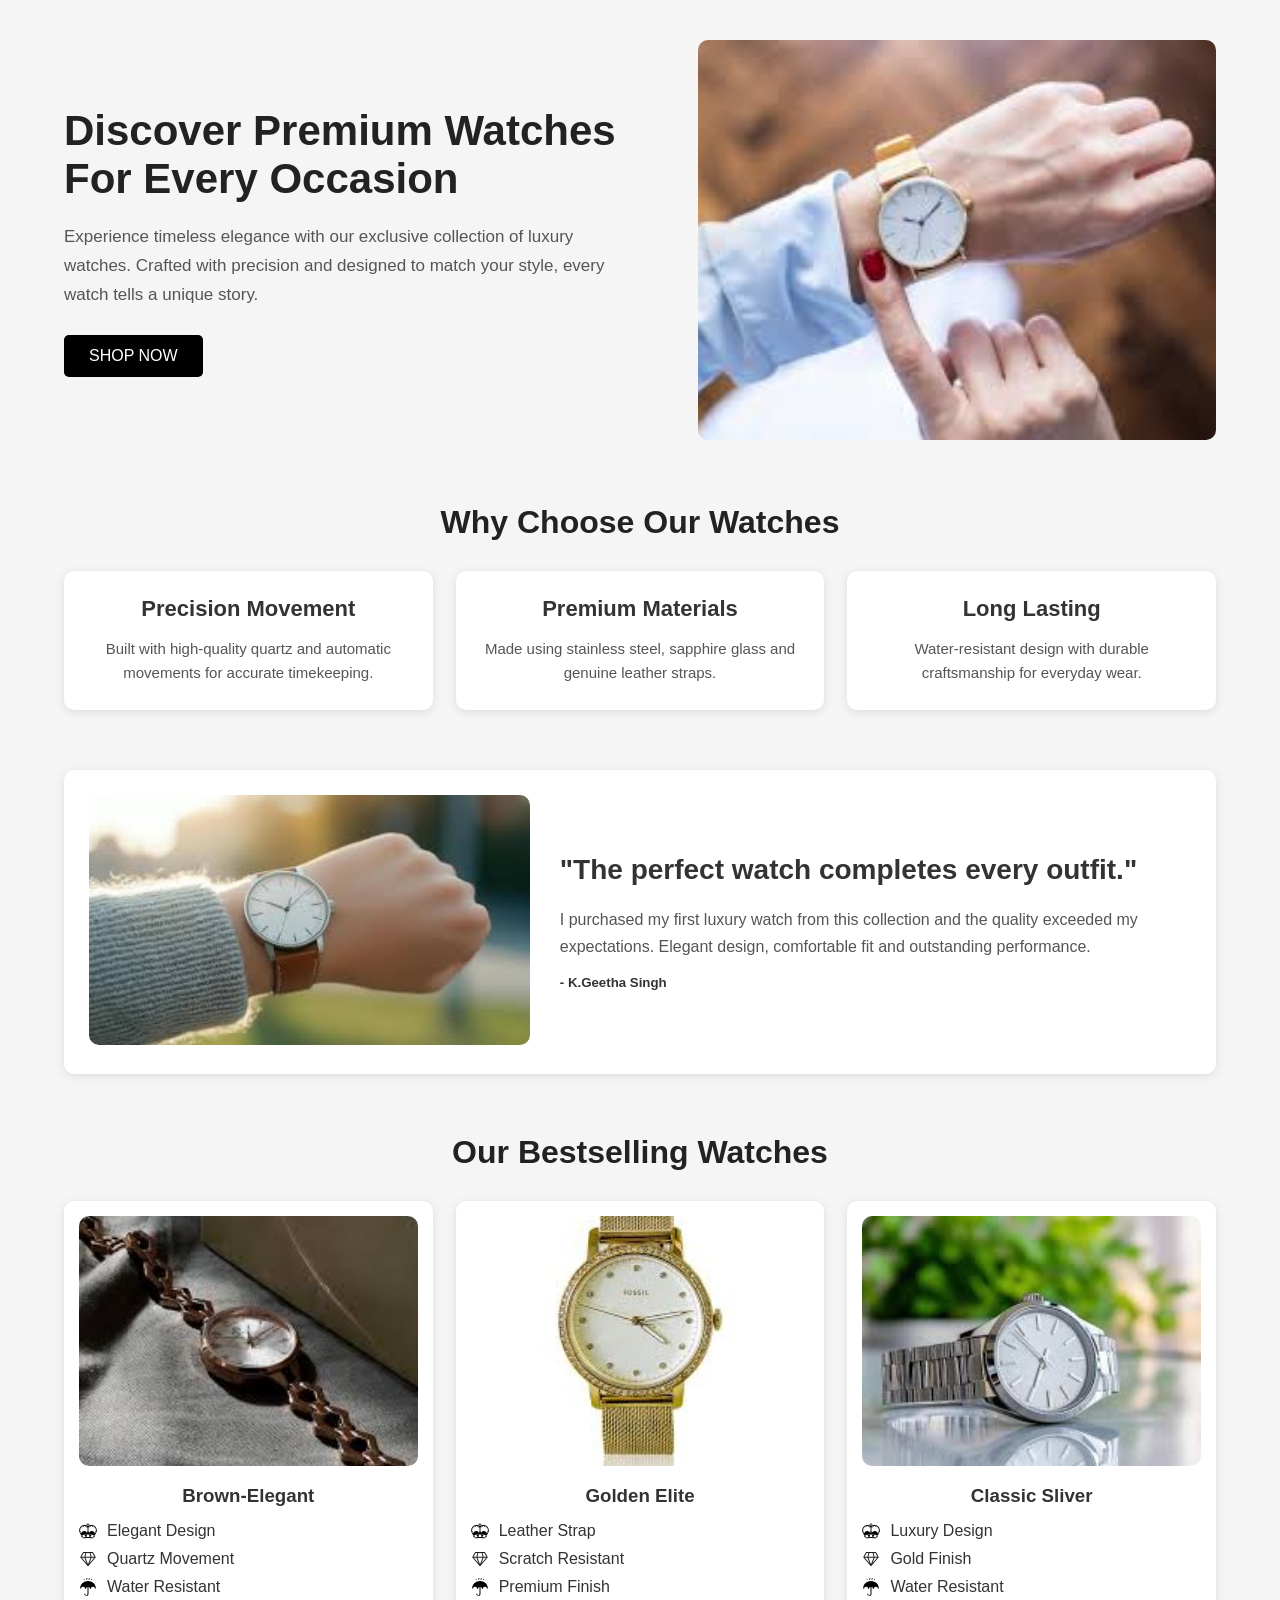
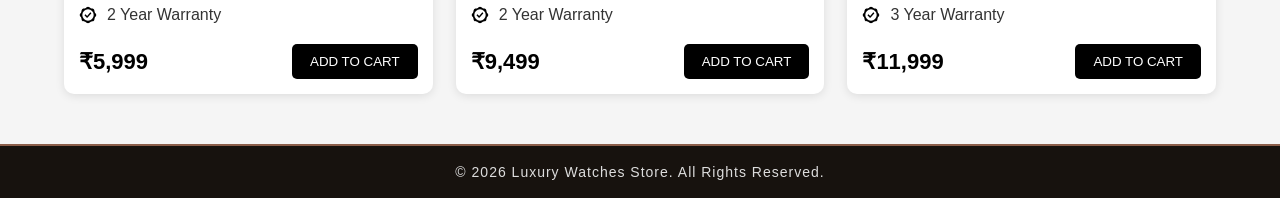
<file: index.html>
<!DOCTYPE html>
    <html lang="en">
    <head>
    <meta charset="UTF-8">
    <meta name="viewport" content="width=device-width, initial-scale=1.0">
    <title>Luxury Watches Store</title>
    <link rel="stylesheet" href="style.css">
    </head>
    <body>
    <div class="container">
    <div class="watch-Image">
    <div class="left-side">
    <h1>Discover Premium Watches For Every Occasion</h1>
    <p>Experience timeless elegance with our exclusive collection of luxury watches. Crafted with precision and designed to match your style, every watch tells a unique story.</p>
    <button>SHOP NOW</button>
    </div>
    <div class="right-side">
    <img src="Project-1/watch-7.jpg" alt="Luxury Watch">
    </div>
    </div>
    <h2>Why Choose Our Watches</h2>
    <div class="features">
        <div class="box">
        <h4>Precision Movement</h4>
        <p>Built with high-quality quartz and automatic movements for accurate timekeeping.</p>
        </div>
        <div class="box">
        <h4>Premium Materials</h4>
        <p>Made using stainless steel, sapphire glass and genuine leather straps.</p>
        </div>
        <div class="box">
        <h4>Long Lasting</h4>
        <p>Water-resistant design with durable craftsmanship for everyday wear.</p>
        </div>
    </div>
        <div class="product">
        <div class="product-img">
        <img src="Project-1/watch-3.jpg" alt="Luxury Watch">
        </div>
        <div class="text">
        <h3>"The perfect watch completes every outfit."</h3>
        <p>I purchased my first luxury watch from this collection and the quality exceeded my expectations. Elegant design, comfortable fit and outstanding performance.</p>
        <h5>- K.Geetha Singh</h5>
        </div>
        </div>
        <h2>Our Bestselling Watches</h2>
        <div class="cards">
        <div class="card">
        <img src="Project-1/watch-4.jpg" alt="Classic Silver">
        <h3>Brown-Elegant</h3>
        <ul>
        <li><img src="Project-1/image-1.svg" alt="">Elegant Design</li>
        <li><img src="Project-1/image-4.svg" alt="">Quartz Movement</li>
        <li><img src="Project-1/image-2.svg" alt="">Water Resistant</li>
        <li><img src="Project-1/image-3.svg" alt="">2 Year Warranty</li>
        </ul>
        <div class="price">
        <h4>₹5,999</h4>
        <button>ADD TO CART</button>
        </div>
        </div>
        <div class="card">
        <img src="Project-1/watch-5.jpg" alt="Royal Black">
        <h3>Golden Elite </h3>
        <ul>
        <li><img src="Project-1/image-1.svg" alt="">Leather Strap</li>
        <li><img src="Project-1/image-4.svg" alt="">Scratch Resistant</li>
        <li><img src="Project-1/image-2.svg" alt="">Premium Finish</li>
        <li><img src="Project-1/image-3.svg" alt="">2 Year Warranty</li>
        </ul>
        <div class="price">
        <h4>₹9,499</h4>
        <button>ADD TO CART</button>
        </div>
        </div>
        <div class="card">
        <img src="Project-1/watch-6.jpg" alt="">
        <h3>Classic Sliver</h3>
        <ul>
        <li><img src="Project-1/image-1.svg" alt="">Luxury Design</li>
        <li><img src="Project-1/image-4.svg" alt="">Gold Finish</li>
        <li><img src="Project-1/image-2.svg" alt="">Water Resistant</li>
        <li><img src="Project-1/image-3.svg" alt="">3 Year Warranty</li>
        </ul>
        <div class="price">
        <h4>₹11,999</h4>
        <button>ADD TO CART</button>
        </div>
        </div>
        </div>
        </div>
        <footer>
       <p>© 2026 Luxury Watches Store. All Rights Reserved.</p>
     </footer>
        </body>
        </html>
</file>
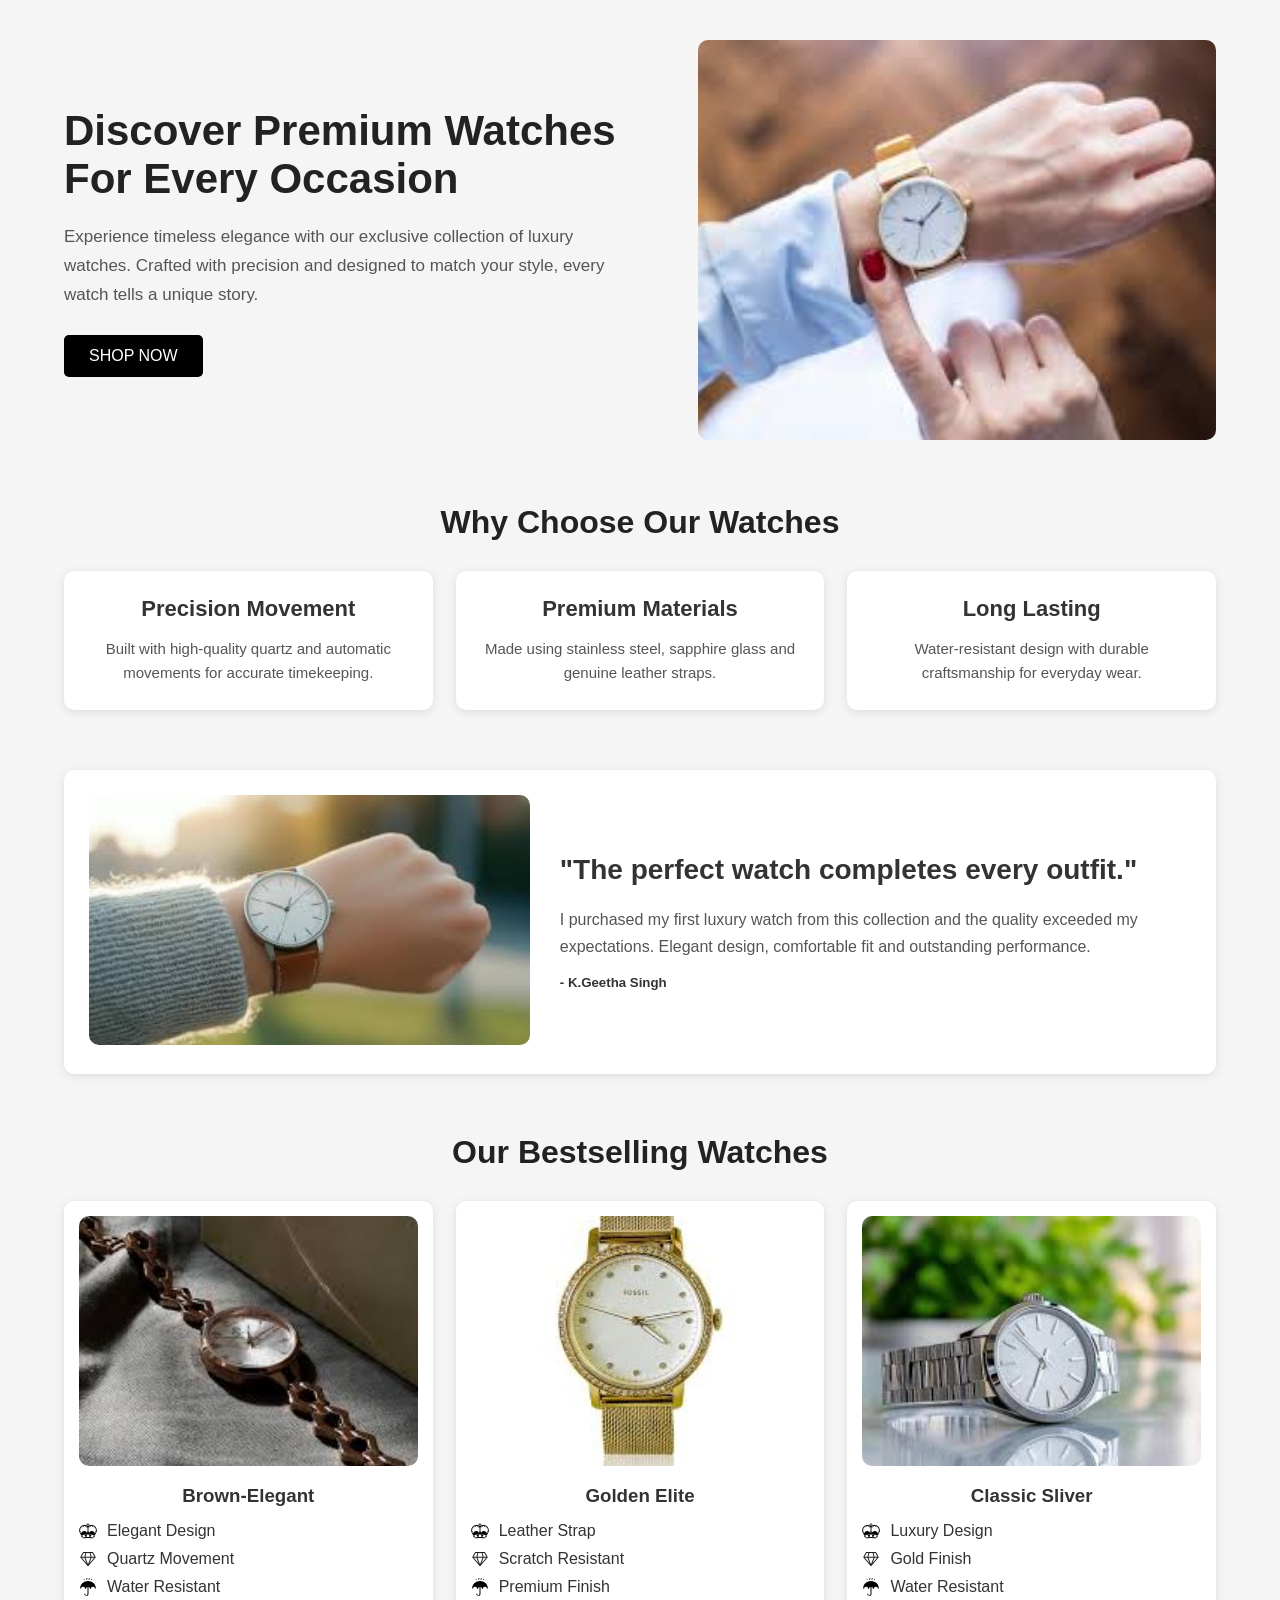
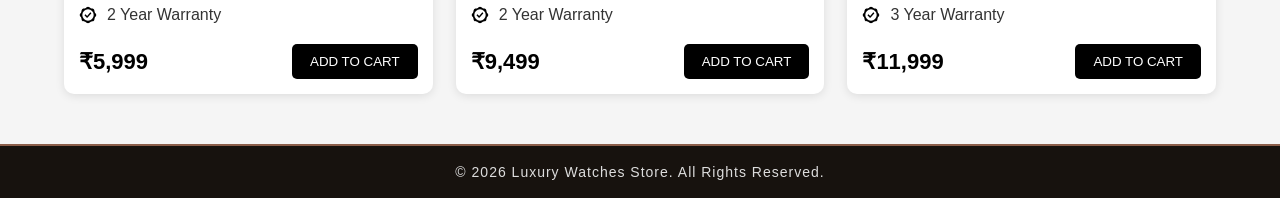
<file: Project.html>
<!DOCTYPE html>
    <html lang="en">
    <head>
    <meta charset="UTF-8">
    <meta name="viewport" content="width=device-width, initial-scale=1.0">
    <title>Luxury Watches Store</title>
    <link rel="stylesheet" href="Project.css">
    </head>
    <body>
    <div class="container">
    <div class="watch-Image">
    <div class="left-side">
    <h1>Discover Premium Watches For Every Occasion</h1>
    <p>Experience timeless elegance with our exclusive collection of luxury watches. Crafted with precision and designed to match your style, every watch tells a unique story.</p>
    <button>SHOP NOW</button>
    </div>
    <div class="right-side">
    <img src="Project-1/watch-7.jpg" alt="Luxury Watch">
    </div>
    </div>
    <h2>Why Choose Our Watches</h2>
    <div class="features">
        <div class="box">
        <h4>Precision Movement</h4>
        <p>Built with high-quality quartz and automatic movements for accurate timekeeping.</p>
        </div>
        <div class="box">
        <h4>Premium Materials</h4>
        <p>Made using stainless steel, sapphire glass and genuine leather straps.</p>
        </div>
        <div class="box">
        <h4>Long Lasting</h4>
        <p>Water-resistant design with durable craftsmanship for everyday wear.</p>
        </div>
    </div>
        <div class="product">
        <div class="product-img">
        <img src="Project-1/watch-3.jpg" alt="Luxury Watch">
        </div>
        <div class="text">
        <h3>"The perfect watch completes every outfit."</h3>
        <p>I purchased my first luxury watch from this collection and the quality exceeded my expectations. Elegant design, comfortable fit and outstanding performance.</p>
        <h5>- K.Geetha Singh</h5>
        </div>
        </div>
        <h2>Our Bestselling Watches</h2>
        <div class="cards">
        <div class="card">
        <img src="Project-1/watch-4.jpg" alt="Classic Silver">
        <h3>Brown-Elegant</h3>
        <ul>
        <li><img src="Project-1/image-1.svg" alt="">Elegant Design</li>
        <li><img src="Project-1/image-4.svg" alt="">Quartz Movement</li>
        <li><img src="Project-1/image-2.svg" alt="">Water Resistant</li>
        <li><img src="Project-1/image-3.svg" alt="">2 Year Warranty</li>
        </ul>
        <div class="price">
        <h4>₹5,999</h4>
        <button>ADD TO CART</button>
        </div>
        </div>
        <div class="card">
        <img src="Project-1/watch-5.jpg" alt="Royal Black">
        <h3>Golden Elite </h3>
        <ul>
        <li><img src="Project-1/image-1.svg" alt="">Leather Strap</li>
        <li><img src="Project-1/image-4.svg" alt="">Scratch Resistant</li>
        <li><img src="Project-1/image-2.svg" alt="">Premium Finish</li>
        <li><img src="Project-1/image-3.svg" alt="">2 Year Warranty</li>
        </ul>
        <div class="price">
        <h4>₹9,499</h4>
        <button>ADD TO CART</button>
        </div>
        </div>
        <div class="card">
        <img src="Project-1/watch-6.jpg" alt="">
        <h3>Classic Sliver</h3>
        <ul>
        <li><img src="Project-1/image-1.svg" alt="">Luxury Design</li>
        <li><img src="Project-1/image-4.svg" alt="">Gold Finish</li>
        <li><img src="Project-1/image-2.svg" alt="">Water Resistant</li>
        <li><img src="Project-1/image-3.svg" alt="">3 Year Warranty</li>
        </ul>
        <div class="price">
        <h4>₹11,999</h4>
        <button>ADD TO CART</button>
        </div>
        </div>
        </div>
        </div>
        <footer>
       <p>© 2026 Luxury Watches Store. All Rights Reserved.</p>
     </footer>
        </body>
        </html>
</file>
<file: style.css>
*{
margin:0;
padding:0;
box-sizing:border-box;
font-family:Arial,sans-serif;
}

body{
background:#f5f5f5;
color:#333;
}

.container{
width:90%;
margin:40px auto;
}

.watch-Image{
display:flex;
justify-content:space-between;
align-items:center;
margin-bottom:60px;
}

.left-side{
width:48%;
}

.left-side h1{
font-size:42px;
margin-bottom:20px;
color:#222;
}

.left-side p{
font-size:17px;
line-height:1.7;
margin-bottom:25px;
color:#555;
}

.left-side button{
padding:12px 25px;
background:#000;
color:white;
border:none;
border-radius:5px;
cursor:pointer;
font-size:16px;
}

.left-side button:hover{
background:black;
}

.right-side{
width:45%;
}

.right-side img{
width:100%;
height:400px;
object-fit:cover;
border-radius:10px;
}

h2{
text-align:center;
margin:50px 0 30px;
font-size:32px;
color:#222;
}

.features{
display:flex;
justify-content:space-between;
gap:20px;
margin-bottom:60px;
}

.box{
width:32%;
background:white;
padding:25px;
border-radius:10px;
box-shadow:0 2px 10px rgba(0,0,0,0.1);
text-align:center;
}

.box h4{
margin-bottom:15px;
font-size:22px;
}

.box p{
font-size:15px;
line-height:1.6;
color:#555;
}

.product{
display:flex;
align-items:center;
background:white;
padding:25px;
border-radius:10px;
box-shadow:0 2px 10px rgba(0,0,0,0.1);
margin-bottom:60px;
}

.product-img{
width:40%;
}

.product-img img{
width:100%;
height:250px;
object-fit:cover;
border-radius:10px;
}

.text{
width:60%;
padding-left:30px;
}

.text h3{
margin-bottom:20px;
font-size:28px;
}

.text p{
font-size:16px;
line-height:1.7;
color:#555;
margin-bottom:15px;
}

.cards{
display:flex;
justify-content:space-between;
gap:20px;
margin-bottom:40px;
}

.card{
width:32%;
background:white;
padding:15px;
border-radius:10px;
box-shadow:0 2px 10px rgba(0,0,0,0.1);
}

.card img{
width:100%;
height:250px;
object-fit:cover;
border-radius:10px;
}

.card h3{
margin:15px 0;
text-align:center;
}

.card ul{
padding-left:0;
margin-bottom:20px;
}

.card ul li{
display:flex;
align-items:center;
gap:10px;
margin:10px 0;
}

.card ul li img{
width:18px;
height:18px;
}

.price{
display:flex;
justify-content:space-between;
align-items:center;
margin-top:15px;
}

.price h4{
font-size:22px;
color:#000;
}

.price button{
padding:10px 18px;
background:#000;
color:white;
border:none;
border-radius:5px;
cursor:pointer;
}

.price button:hover{
background:#444;
}
footer{
background:#17120E;
padding:18px 0;
margin-top:50px;
border-top:2px solid #8B5E4A;
}

footer p{
text-align:center;
color:#ddd;
font-size:14px;
letter-spacing:1px;
}

footer p:hover{
color:#D4AF37;
}
button{
background:#8B5E4A;
color:white;
}

button:hover{
background:#6D4C41;
}
.card:hover{
transform:translateY(-8px);
transition:0.3s;
}
</file>
<file: Project.css>
*{
margin:0;
padding:0;
box-sizing:border-box;
font-family:Arial,sans-serif;
}

body{
background:#f5f5f5;
color:#333;
}

.container{
width:90%;
margin:40px auto;
}

.watch-Image{
display:flex;
justify-content:space-between;
align-items:center;
margin-bottom:60px;
}

.left-side{
width:48%;
}

.left-side h1{
font-size:42px;
margin-bottom:20px;
color:#222;
}

.left-side p{
font-size:17px;
line-height:1.7;
margin-bottom:25px;
color:#555;
}

.left-side button{
padding:12px 25px;
background:#000;
color:white;
border:none;
border-radius:5px;
cursor:pointer;
font-size:16px;
}

.left-side button:hover{
background:black;
}

.right-side{
width:45%;
}

.right-side img{
width:100%;
height:400px;
object-fit:cover;
border-radius:10px;
}

h2{
text-align:center;
margin:50px 0 30px;
font-size:32px;
color:#222;
}

.features{
display:flex;
justify-content:space-between;
gap:20px;
margin-bottom:60px;
}

.box{
width:32%;
background:white;
padding:25px;
border-radius:10px;
box-shadow:0 2px 10px rgba(0,0,0,0.1);
text-align:center;
}

.box h4{
margin-bottom:15px;
font-size:22px;
}

.box p{
font-size:15px;
line-height:1.6;
color:#555;
}

.product{
display:flex;
align-items:center;
background:white;
padding:25px;
border-radius:10px;
box-shadow:0 2px 10px rgba(0,0,0,0.1);
margin-bottom:60px;
}

.product-img{
width:40%;
}

.product-img img{
width:100%;
height:250px;
object-fit:cover;
border-radius:10px;
}

.text{
width:60%;
padding-left:30px;
}

.text h3{
margin-bottom:20px;
font-size:28px;
}

.text p{
font-size:16px;
line-height:1.7;
color:#555;
margin-bottom:15px;
}

.cards{
display:flex;
justify-content:space-between;
gap:20px;
margin-bottom:40px;
}

.card{
width:32%;
background:white;
padding:15px;
border-radius:10px;
box-shadow:0 2px 10px rgba(0,0,0,0.1);
}

.card img{
width:100%;
height:250px;
object-fit:cover;
border-radius:10px;
}

.card h3{
margin:15px 0;
text-align:center;
}

.card ul{
padding-left:0;
margin-bottom:20px;
}

.card ul li{
display:flex;
align-items:center;
gap:10px;
margin:10px 0;
}

.card ul li img{
width:18px;
height:18px;
}

.price{
display:flex;
justify-content:space-between;
align-items:center;
margin-top:15px;
}

.price h4{
font-size:22px;
color:#000;
}

.price button{
padding:10px 18px;
background:#000;
color:white;
border:none;
border-radius:5px;
cursor:pointer;
}

.price button:hover{
background:#444;
}
footer{
background:#17120E;
padding:18px 0;
margin-top:50px;
border-top:2px solid #8B5E4A;
}

footer p{
text-align:center;
color:#ddd;
font-size:14px;
letter-spacing:1px;
}

footer p:hover{
color:#D4AF37;
}
button{
background:#8B5E4A;
color:white;
}

button:hover{
background:#6D4C41;
}
.card:hover{
transform:translateY(-8px);
transition:0.3s;
}
</file>
